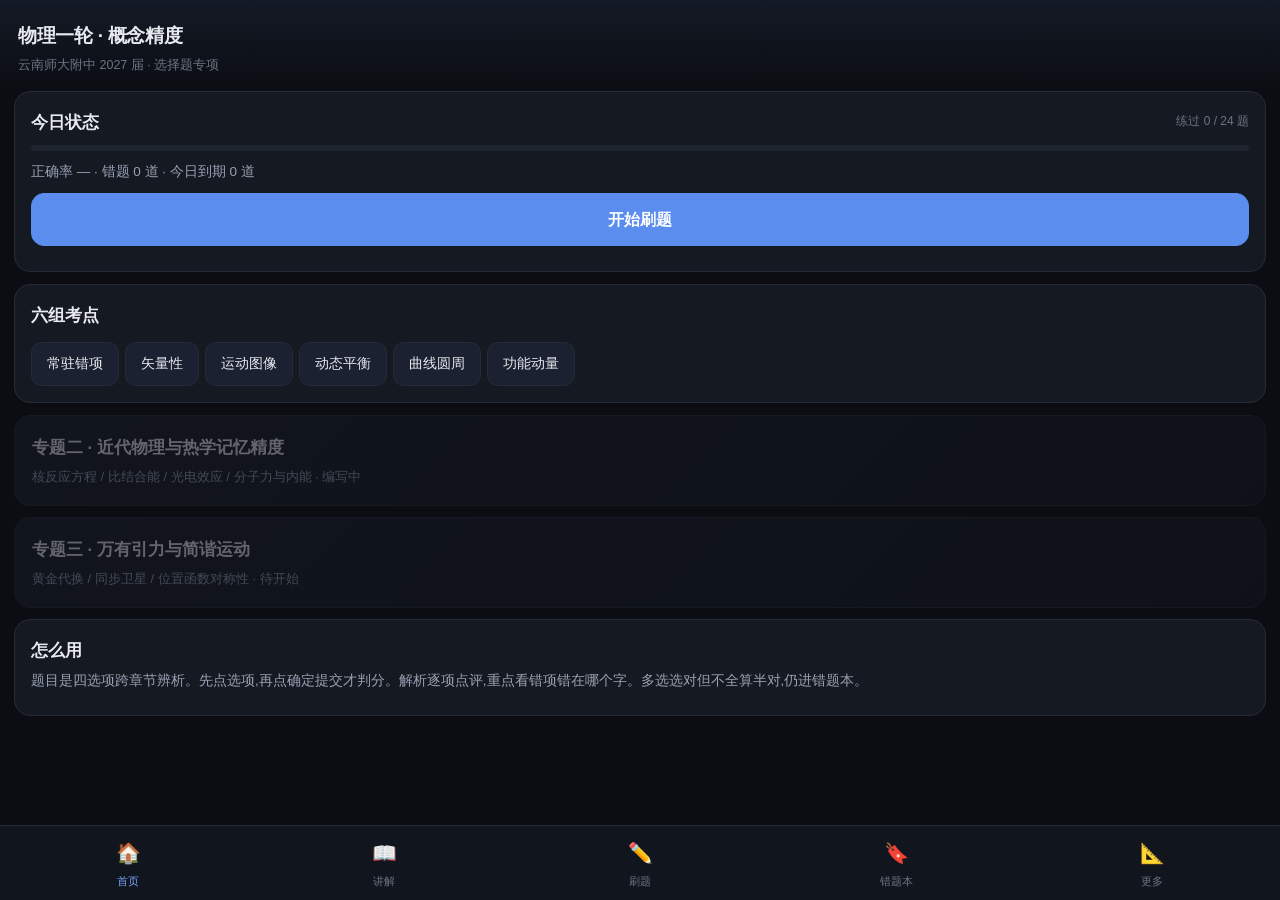
<file: index.html>
<!DOCTYPE html>
<html lang="zh-CN">
<head>
<meta charset="UTF-8">
<meta name="viewport" content="width=device-width,initial-scale=1">
<title>物理一轮 · 概念精度</title>
<style>
*{box-sizing:border-box;-webkit-tap-highlight-color:transparent}
:root{--bg:#0b0d12;--c1:#151922;--c2:#1b2130;--ln:#252b38;--t1:#e8eaf0;--t2:#99a1b3;--t3:#6b7383;--ac:#5b8def;--ac2:#7aa5ff}
html,body{margin:0;padding:0}
body{background:var(--bg);color:var(--t1);font:16px/1.7 -apple-system,"PingFang SC",sans-serif;padding-bottom:72px;-webkit-font-smoothing:antialiased;-webkit-text-size-adjust:100%}
header{padding:20px 18px 14px;background:linear-gradient(180deg,#141a26,var(--bg))}
h1{margin:0;font-size:19px;font-weight:700;letter-spacing:-.3px}
.sub{font-size:12.5px;color:var(--t3);margin-top:3px}
main{padding:0 14px 20px}
.card{background:var(--c1);border:1px solid var(--ln);border-radius:16px;padding:16px;margin-bottom:12px}
.ct{font-size:16.5px;font-weight:650;display:flex;justify-content:space-between;align-items:center;gap:10px;width:100%;text-align:left}
.pct{font-size:12px;color:var(--t3);font-weight:400;white-space:nowrap}
.bd{display:none;margin-top:14px;border-top:1px solid var(--ln);padding-top:14px}
.bd.on{display:block}
h4{margin:16px 0 6px;font-size:12px;color:var(--ac2);letter-spacing:1px}
h4:first-child{margin-top:0}
p{margin:6px 0}ul{margin:6px 0;padding-left:20px}li{margin:5px 0}
a{color:inherit;text-decoration:none}
.n{color:var(--t2);font-size:13.5px}
sub,sup{font-size:.7em}
.f{background:#10141c;border-left:3px solid var(--ac);padding:10px 12px;border-radius:0 10px 10px 0;margin:10px 0;font-size:14.5px}
.good{border-left-color:#3fae6b}.bad{border-left-color:#e0565f}
.warn{background:#231a0d;border:1px solid #5c4318;border-radius:12px;padding:12px 14px;font-size:14px;color:#f0c478}
.tag{display:inline-block;font-size:11px;padding:2px 9px;border-radius:20px;background:#232a38;color:var(--t2);margin-right:5px}
table{width:100%;border-collapse:collapse;font-size:14px;margin:10px 0;border:1px solid var(--ln);border-radius:10px;overflow:hidden}
td{border-bottom:1px solid var(--ln);padding:9px 11px;vertical-align:top}
tr:last-child td{border-bottom:none}
td:first-child{color:#f0bf72;white-space:nowrap;width:33%;background:#11151d}
button{font:inherit;color:inherit;background:none;border:none;cursor:pointer}
.btn{display:block;width:100%;text-align:left;background:var(--c2);border:1px solid var(--ln);border-radius:13px;padding:14px 15px;margin:9px 0;font-size:15.5px;line-height:1.5;transition:.14s}
.btn:active{transform:scale(.985)}
.btn.sel{background:#1e2d4d;border-color:var(--ac)}
.btn.c{background:#13311f;border-color:#2f7a4e}
.btn.w{background:#331518;border-color:#8a3a40}
.btn.dim{opacity:.38}
.btn.mid{text-align:center}
.btn.go{text-align:center;background:var(--ac);border-color:var(--ac);color:#fff;font-weight:600}
.mini{display:inline-block;width:auto;padding:9px 15px;margin:5px 6px 0 0;background:var(--c2);border:1px solid var(--ln);border-radius:11px;font-size:14px;text-align:center}
.mini.on{background:var(--ac);border-color:var(--ac);color:#fff}
.entry{display:block;background:linear-gradient(135deg,var(--c2),var(--c1));border:1px solid var(--ln);border-radius:16px;padding:17px;margin-bottom:11px}
.entry:active{transform:scale(.985)}
.en{font-size:16.5px;font-weight:650}
.ed{font-size:13px;color:var(--t2);margin-top:5px}
.soon{opacity:.4}
.q{font-size:17px;line-height:1.7;margin:12px 0 4px}
.exp{background:#10141c;border:1px solid var(--ln);border-radius:13px;padding:13px 14px;margin-top:12px;font-size:14.5px;display:none}
.exp.on{display:block}
.opt{margin:7px 0;font-size:14.5px}
.opt b{color:#f0bf72}
.bar{height:6px;background:#1e2430;border-radius:9px;overflow:hidden;margin-top:9px}
.bar>i{display:block;height:100%;background:var(--ac)}
nav{position:fixed;bottom:0;left:0;right:0;display:flex;background:#11151e;border-top:1px solid var(--ln);z-index:20}
nav button{flex:1;padding:10px 0 9px;font-size:10.5px;color:var(--t3);text-align:center}
nav button.on{color:var(--ac2)}
nav i{display:block;font-size:20px;font-style:normal;margin-bottom:3px}
.empty{text-align:center;color:var(--t3);padding:48px 20px;font-size:14.5px}
textarea{width:100%;height:110px;background:#10141c;color:var(--t1);border:1px solid var(--ln);border-radius:12px;padding:12px;font:13px/1.6 ui-monospace,monospace}
</style>
</head>
<body>
<header><h1 id="hT">物理一轮 · 概念精度</h1><div class="sub" id="hS">云南师大附中 2027 届 · 选择题专项</div></header>
<main id="app"></main>
<nav>
<button data-t="home" class="on"><i>🏠</i>首页</button>
<button data-t="learn"><i>📖</i>讲解</button>
<button data-t="quiz"><i>✏️</i>刷题</button>
<button data-t="wrong"><i>🔖</i>错题本</button>
<button data-t="more"><i>📐</i>更多</button>
</nav>
<script>
const G=[
{id:'g1',s:'常驻错项',n:'1. 常驻错项:惯性、牛三、质点、向心力',b:`
<h4>核心四条</h4>
<ul><li><b>惯性只由质量决定</b>,与速度、受力、运动状态全无关。</li>
<li><b>牛顿第三定律任何情况都成立</b>:等大、反向、同性质,作用在两个物体上,所以永远不能相加求合力。加速、碰撞、静止一律成立。</li>
<li><b>质点取决于所研究的问题</b>。研究转动时,物体再小也不能当质点。</li>
<li><b>向心力按效果命名</b>,是已有力的合力或分力,受力分析时不再单独画。<b>不存在离心力。</b></li></ul>
<h4>易错</h4>
<div class="f bad">✗ 球触网速度减小所以惯性变小 —— 质量没变,惯性不变。</div>
<div class="f bad">✗ 球对网的力大于网对球的力 —— 永远等大。网变形是因为网自身受力,与大小关系无关。</div>
<div class="f good">✓ 鸡蛋碰石头受力等大,鸡蛋碎是承受能力差,不是受力更大。</div>`},
{id:'g2',s:'矢量性',n:'2. 矢量性:"相同"与"相等"',b:`
<h4>一句话定生死</h4>
<div class="f"><b>"相同"=大小和方向都一样;"相等"只比大小。</b>位移、速度、Δv、动量、冲量都是矢量,题干写"相同"就必须两样都查。</div>
<h4>两个必背对照</h4>
<ul><li><b>平抛</b>:Δv=gΔt,相等时间内大小相等、方向都竖直向下 → <b>Δv 一定相同</b>。</li>
<li><b>匀速圆周</b>:相等时间内 Δv 大小相等,方向时刻在变 → <b>Δv 不一定相同</b>。</li></ul>
<p class="n">出题人常把这两条对调,看到就要条件反射。</p>
<h4>延伸</h4>
<ul><li>匀速圆周:速度在变、速率不变、动能不变、动量在变。</li>
<li>合外力冲量 = 动量变化量,方向一致。</li></ul>
<div class="f bad">✗ 速率不变就是速度不变 —— 匀速圆周正是反例。</div>`},
{id:'g3',s:'运动图像',n:'3. 运动图像:x-t 与 v-t',b:`
<h4>读图只认四样</h4>
<table><tr><td>x-t 斜率</td><td>速度(含正负表方向)</td></tr>
<tr><td>x-t 交点</td><td>两物体相遇</td></tr>
<tr><td>v-t 斜率</td><td>加速度</td></tr>
<tr><td>v-t 面积</td><td>位移(轴下方记负)</td></tr></table>
<h4>最容易丢的两条</h4>
<div class="f bad">✗ 把图线形状当轨迹。x-t 图里倾斜直线表示<b>匀速直线运动</b>。两种图都只描述直线运动。</div>
<div class="f bad">✗ v-t 图两图线交点表示相遇 —— 交点只表示<b>速度相等</b>。相遇要看面积是否相等。</div>
<h4>关键推论</h4>
<p>同时同地出发的两物体,<b>速度相等时距离最大或最小</b>;相遇时刻是两图线面积相等的时刻。</p>`},
{id:'g4',s:'动态平衡',n:'4. 动态平衡:"缓慢"与动态三角形',b:`
<h4>三个关键词</h4>
<ul><li><b>缓慢</b>:每一时刻都是平衡态,按静力学处理。</li>
<li><b>绳绕过光滑定滑轮</b>:两段绳张力大小相等,这是入口。</li>
<li><b>轻绳、轻杆、光滑</b>:各给一个条件,漏一个方程就废。</li></ul>
<h4>动态三角形</h4>
<p>三力平衡且其中一个大小方向都不变(重力)、一个方向不变(垂直斜面的支持力)、一个方向在变(绳张力)时,把三力首尾相接成封闭三角形,转动变化的那条边,各力变化趋势一眼可见。</p>
<div class="f good">✓ 重物沿固定斜面被绳缓慢下放,绳绕过定滑轮:张力与支持力都单调变小,不是"先减小后增大"。</div>
<h4>整体法与隔离法</h4>
<ul><li>求<b>外力</b>或系统加速度 → 整体法,内力不画入受力图。</li>
<li>求系统<b>内部</b>相互作用力 → 隔离法。</li></ul>`},
{id:'g5',s:'曲线圆周',n:'5. 曲线运动与圆周临界',b:`
<h4>曲线运动条件</h4>
<ul><li>合力与速度<b>不共线</b>即做曲线运动,合力指向轨迹<b>凹侧</b>。</li>
<li><b>恒力能做曲线运动</b>(平抛),<b>不能做匀速圆周</b>(合力方向须时刻改变)。</li></ul>
<h4>平抛必背</h4>
<p>速度偏角 tanθ=v<sub>y</sub>/v<sub>x</sub>=gt/v<sub>0</sub>;位移偏角 tanα=y/x=gt/(2v<sub>0</sub>)。<b>tanθ=2tanα</b>。</p>
<h4>竖直面最高点临界</h4>
<table><tr><td>绳 / 轨道内侧</td><td>只能拉或压,最小速度 √(gR)</td></tr>
<tr><td>杆 / 管道 / 双轨</td><td>可支撑,最小速度可以为 <b>0</b></td></tr></table>
<div class="f bad">✗ 所有最高点都要 v≥√(gR) —— 看到"轻杆""细管"立刻去掉这个限制。</div>
<h4>水平转弯</h4>
<p><b>恰好</b>不打滑 → 摩擦力取最大值 μmg,最大速度 v=√(μgR),与质量无关。</p>`},
{id:'g6',s:'功能动量',n:'6. 功能关系与动量:符号和条件',b:`
<h4>符号关系</h4>
<ul><li>W<sub>G</sub> = −ΔE<sub>p</sub>:重力做正功,重力势能<b>减少</b>。</li>
<li>合外力做功 = 动能变化,<b>恒成立</b>,不限力的性质和轨迹。</li>
<li>除重力弹力外的力做的功 = 机械能变化。</li></ul>
<h4>摩擦生热</h4>
<div class="f">Q = f × <b>相对位移</b>,不是某个物体对地的位移。</div>
<h4>两个守恒的边界</h4>
<table><tr><td>动量守恒</td><td>合外力为零;<b>某方向</b>合外力为零则该方向守恒;碰撞爆炸内力远大于外力可近似守恒</td></tr>
<tr><td>机械能守恒</td><td>只有重力或弹力做功</td></tr></table>
<div class="f bad">✗ 动量守恒就一定机械能守恒 —— 完全非弹性碰撞是反例。</div>
<div class="f bad">✗ 机械能守恒就一定动量守恒 —— 自由落体是反例。</div>
<h4>功率</h4>
<p>P=Fvcosθ。v 取瞬时速度算瞬时功率;只有 F 恒定且同向时,取平均速度才等于平均功率。</p>`}];

const Q=[
{id:'q1',g:'g1',r:'概念',t:'足球被踢出后飞行,随后入网并使球网变形。则',o:['足球在飞行和触网时惯性不变','足球在飞行和触网时受力不变','触网时足球对网的力大于网对足球的力','研究足球入网时的转动可将其视为质点'],a:0,e:`<div class="opt"><b>A 对</b> 惯性只由质量决定,全程质量不变。速度改变不影响惯性。</div><div class="opt"><b>B 错</b> 飞行时只受重力,触网时多了网的弹力。</div><div class="opt"><b>C 错</b> 牛顿第三定律任何情况成立,两力永远等大反向。</div><div class="opt"><b>D 错</b> 研究转动时转动本身是研究对象,不能视为质点。</div>`},
{id:'q2',g:'g1',r:'概念',t:'下列关于质点的说法正确的是',o:['体积小的物体一定能看成质点','研究地球公转时可把地球看成质点','研究花样滑冰运动员的旋转时可把她看成质点','质量很大的物体一定不能看成质点'],a:1,e:`<div class="opt"><b>A 错</b> 研究乒乓球旋转时它再小也不行,大小不是判据。</div><div class="opt"><b>B 对</b> 公转时地球直径远小于轨道半径,可忽略。</div><div class="opt"><b>C 错</b> 旋转是研究对象本身。</div><div class="opt"><b>D 错</b> 地球质量极大,公转时照样当质点。</div>`},
{id:'q3',g:'g1',m:1,r:'概念',t:'(多选)关于牛顿第三定律,下列说法正确的是',o:['作用力与反作用力大小相等、方向相反、在同一直线上','作用力与反作用力是同种性质的力','作用力与反作用力可相互抵消,合力为零','马拉车加速前进时,马拉车的力等于车拉马的力'],a:[0,1,3],e:`<div class="opt"><b>A 对</b> 标准表述。</div><div class="opt"><b>B 对</b> 摩擦力的反作用力一定是摩擦力。</div><div class="opt"><b>C 错</b> 两力作用在<b>两个不同物体</b>上,不能求合力,谈不上抵消。这是它与二力平衡的本质区别。</div><div class="opt"><b>D 对</b> 加速时同样成立。车能加速是因为车受合力不为零,不是马的力更大。</div>`},
{id:'q4',g:'g1',r:'概念',t:'关于向心力,下列说法正确的是',o:['向心力是做圆周运动时额外产生的力','向心力按作用效果命名,由已有力的合力或分力提供','做圆周运动的物体除向心力还受离心力','向心力一定由弹力提供'],a:1,e:`<div class="opt"><b>A 错</b> 不是新增的力,受力分析不能单独画。</div><div class="opt"><b>B 对</b> 效果力,可由重力、弹力、摩擦力、万有引力充当。</div><div class="opt"><b>C 错</b> 不存在离心力,离心现象是向心力不足。</div><div class="opt"><b>D 错</b> 卫星靠万有引力,转弯汽车靠摩擦力。</div>`},
{id:'q5',g:'g2',r:'概念',t:'关于曲线运动,下列说法正确的是',o:['物体在恒力作用下不可能做曲线运动','物体在恒力作用下不可能做匀速圆周运动','做平抛运动的物体在相等时间内速度变化量不一定相同','做匀速圆周运动的物体在相等时间内速度变化量一定相同'],a:1,e:`<div class="opt"><b>A 错</b> 平抛就是恒力下的曲线运动。力与初速度不共线轨迹就弯。</div><div class="opt"><b>B 对</b> 匀速圆周合力须始终指向圆心,方向时刻变,恒力做不到。</div><div class="opt"><b>C 错</b> 平抛 Δv=gΔt,大小相等方向都向下,<b>一定相同</b>。</div><div class="opt"><b>D 错</b> 匀速圆周 Δv 大小相等但方向在变,<b>不一定相同</b>。</div><div class="f">C、D 恰好互换。"相同"对矢量意味着大小和方向都相同,这是全题唯一考点。</div>`},
{id:'q6',g:'g2',r:'概念',t:'物体做匀速圆周运动,则在任意相等时间内',o:['速度相同','速率相等,动能不变','动量相同','合力不变'],a:1,e:`<div class="opt"><b>A 错</b> 速度是矢量,方向时刻改变。</div><div class="opt"><b>B 对</b> 速率恒定,动能是标量只与速率有关。</div><div class="opt"><b>C 错</b> 动量是矢量,方向随速度改变。</div><div class="opt"><b>D 错</b> 合力大小不变但方向时刻改变,"不变"不成立。</div><div class="f">四个选项全靠"相同 / 相等 / 不变"三个词区分。标量才能只看大小。</div>`},
{id:'q7',g:'g2',m:1,r:'概念',t:'(多选)关于动量变化量与冲量,下列说法正确的是',o:['Δp = p末 − p初,是矢量差','合外力冲量等于动量变化量,方向相同','物体动能不变,动量一定不变','做平抛运动的物体,相等时间内重力的冲量相同'],a:[0,1,3],e:`<div class="opt"><b>A 对</b> 必须按矢量运算,不是大小直接相减。</div><div class="opt"><b>B 对</b> 动量定理,方向一致。</div><div class="opt"><b>C 错</b> 匀速圆周动能不变而动量时刻在变;等速率反弹也是反例。</div><div class="opt"><b>D 对</b> 重力是恒力,I=mgΔt,大小方向都相同。</div>`},
{id:'q8',g:'g2',m:1,r:'概念',t:'(多选)下列情形中可能出现的是',o:['速度大小不变而速度方向改变','加速度不为零而速度大小不变','加速度为零而速度不断改变','速度为零而加速度不为零'],a:[0,1,3],e:`<div class="opt"><b>A 可能</b> 匀速圆周运动。</div><div class="opt"><b>B 可能</b> 同样是匀速圆周,加速度指向圆心。</div><div class="opt"><b>C 不可能</b> 加速度为零意味着速度不变,与"不断改变"矛盾。</div><div class="opt"><b>D 可能</b> 竖直上抛最高点,v=0 而 a=g。</div><div class="f">加速度与速度是两个独立量,只有方向关系决定加速或减速。</div>`},
{id:'q9',g:'g3',r:'概念',t:'在位移—时间(x-t)图像中,一条倾斜的直线表示物体',o:['做匀加速直线运动','做匀速直线运动','沿倾斜方向运动','做曲线运动'],a:1,e:`<div class="opt"><b>A 错</b> 匀加速在 x-t 图中是抛物线。</div><div class="opt"><b>B 对</b> 斜率即速度,直线说明速度恒定。</div><div class="opt"><b>C 错</b> 图线形状不是轨迹,x-t 图只描述直线运动。</div><div class="opt"><b>D 错</b> 同上,图线弯直与轨迹无关。</div>`},
{id:'q10',g:'g3',r:'条件',t:'甲、乙两车在同一直线上同时同地同向出发。甲由静止开始匀加速,加速度 2 m/s²;乙匀速,速度 6 m/s。则',o:['t=3 s 时两车相遇','t=3 s 时两车速度相等,此时相距最远','t=6 s 时甲、乙速度相等','全程中甲的位移始终小于乙的位移'],a:1,e:`<div class="opt"><b>A 错</b> t=3 s 时甲走 9 m,乙走 18 m,未相遇。</div><div class="opt"><b>B 对</b> 速度相等时刻 t=6/2=3 s,此前乙更快、此后甲更快,所以此时间距最大(乙领先 9 m)。</div><div class="opt"><b>C 错</b> t=6 s 时甲已达 12 m/s,是乙的两倍。</div><div class="opt"><b>D 错</b> t=6 s 时两者位移同为 36 m,此后甲超过乙。</div><div class="f">v-t 图交点只表示速度相等,相遇必须看面积(位移)相等。这是本组最高频混淆。</div>`},
{id:'q11',g:'g3',r:'概念',t:'v-t 图像中,图线与时间轴所围的面积表示',o:['加速度','速度的变化量','位移,时间轴下方的面积取负值','路程,各段面积直接相加'],a:2,e:`<div class="opt"><b>A 错</b> 加速度是斜率。</div><div class="opt"><b>B 错</b> 速度变化量读纵坐标之差。</div><div class="opt"><b>C 对</b> 面积即位移,轴下方表示反向,记负。</div><div class="opt"><b>D 错</b> 求路程要取<b>绝对值</b>后相加。</div>`},
{id:'q12',g:'g4',r:'条件',t:'工人用绕过定滑轮的绳索将重物(视为质点)缓慢下放,重物沿固定斜面缓慢向下移动。不计绳重和一切摩擦,该过程中',o:['绳索的拉力先减小后增大','绳索的拉力一直增大','重物对斜面的压力一直减小','地面对斜面的支持力一直增大'],a:2,e:`<div class="opt"><b>A、B 错</b> 重物受重力、垂直斜面的支持力、绳张力。"缓慢"说明每时刻平衡。重物下移时绳与斜面夹角增大,动态三角形显示张力<b>单调减小</b>,既不会先减后增,也不会增大。</div><div class="opt"><b>C 对</b> 支持力同样单调减小,由牛三,重物对斜面的压力一直减小。</div><div class="opt"><b>D 错</b> 对"斜面+重物"整体,绳张力的竖直分量变化使地面支持力<b>减小</b>。</div><div class="f">两个入口:绳绕过光滑定滑轮两段张力相等;"缓慢"等于每时刻静力平衡。</div>`},
{id:'q13',g:'g4',r:'条件',t:'用水平力 F 将物块压在竖直墙面上保持静止,逐渐增大 F,则墙对物块的摩擦力',o:['逐渐增大','逐渐减小','保持不变,等于物块重力','方向向下'],a:2,e:`<div class="opt"><b>A、B 错</b> 竖直方向只有重力和静摩擦力,平衡要求 f 恒等于 mg,与 F 无关。</div><div class="opt"><b>C 对</b> 增大 F 只提高最大静摩擦的上限,不改变实际值。</div><div class="opt"><b>D 错</b> 必须向上才能平衡重力。</div><div class="f">静摩擦力由平衡条件决定,不由 μF<sub>N</sub> 算,后者只是上限。</div>`},
{id:'q14',g:'g4',m:1,r:'条件',t:'(多选)关于整体法与隔离法,下列说法正确的是',o:['求系统受到的外力时优先用整体法','求系统内部物体间的相互作用力必须用隔离法','用整体法时系统内力要画入受力图','整体法要求系统内各物体加速度相同或已知'],a:[0,1,3],e:`<div class="opt"><b>A 对</b> 内力自动抵消,方程最少。</div><div class="opt"><b>B 对</b> 内力在整体法中不出现。</div><div class="opt"><b>C 错</b> 内力绝不能画入整体受力图,这是整体法最常见的错误。</div><div class="opt"><b>D 对</b> 加速度不同时需分别列式。</div>`},
{id:'q15',g:'g5',r:'公式',t:'做平抛运动的物体,速度方向与水平方向夹角 θ、位移方向与水平方向夹角 α 满足',o:['tanθ = tanα','tanθ = 2tanα','2tanθ = tanα','θ = α'],a:1,e:`<div class="opt"><b>B 对</b> tanθ=gt/v<sub>0</sub>,tanα=(½gt²)/(v<sub>0</sub>t)=gt/(2v<sub>0</sub>),故 tanθ=2tanα。</div><div class="opt"><b>A、D 错</b> 速度方向总比位移方向更陡。</div><div class="opt"><b>C 错</b> 关系写反,最常见的记忆错误。</div><div class="f">记法:速度偏角更大,tan 值大的那个不带系数。</div>`},
{id:'q16',g:'g5',r:'条件',t:'小球在竖直面内做圆周运动,通过最高点时',o:['若用轻绳连接,最小速度为 0','若用轻杆连接,最小速度为 √(gR)','若用轻绳连接,最小速度为 √(gR)','无论绳或杆,最小速度都是 √(gR)'],a:2,e:`<div class="opt"><b>A 错</b> 绳只能拉不能支撑,v=0 时球会脱离轨道。</div><div class="opt"><b>B 错</b> 杆能提供向上支撑,最小速度可以为 0。</div><div class="opt"><b>C 对</b> 临界条件是重力恰好提供向心力:mg=mv²/R,v=√(gR)。</div><div class="opt"><b>D 错</b> 混淆两种模型。</div><div class="f">"轻杆""细管""双轨道"去掉 √(gR) 限制;"轻绳""轨道内侧"加上。</div>`},
{id:'q17',g:'g5',m:1,r:'条件',t:'(多选)汽车在水平公路上转弯,靠摩擦力提供向心力。下列说法正确的是',o:['汽车恰好不打滑时,摩擦力达到最大静摩擦力','最大转弯速度 v=√(μgR),与汽车质量无关','转弯半径越大,允许的最大速度越大','速度超过最大值时,汽车受离心力作用而滑出'],a:[0,1,2],e:`<div class="opt"><b>A 对</b> "恰好"即临界,摩擦力取最大值。</div><div class="opt"><b>B 对</b> μmg=mv²/R,质量约掉。</div><div class="opt"><b>C 对</b> v 与 √R 成正比。</div><div class="opt"><b>D 错</b> 不存在离心力。滑出是所需向心力超过摩擦力上限,属离心现象。</div>`},
{id:'q18',g:'g5',r:'概念',t:'做曲线运动的物体,其所受合力',o:['一定指向轨迹的凹侧','一定与速度方向垂直','大小一定改变','一定是变力'],a:0,e:`<div class="opt"><b>A 对</b> 合力指向轨迹凹侧,这是判断弯曲方向的依据。</div><div class="opt"><b>B 错</b> 只有匀速圆周等特殊情况垂直,平抛中不垂直。</div><div class="opt"><b>C、D 错</b> 平抛中合力就是大小方向都不变的重力。</div>`},
{id:'q19',g:'g6',r:'概念',t:'物体从高处自由下落,下列说法正确的是',o:['重力做正功,重力势能增加','重力做正功,重力势能减少','重力做负功,重力势能减少','重力做的功等于重力势能的增加量'],a:1,e:`<div class="opt"><b>B 对</b> W<sub>G</sub>=−ΔE<sub>p</sub>,做正功则势能减少。</div><div class="opt"><b>A、C 错</b> 符号关系记反。下落时重力与位移同向,做正功。</div><div class="opt"><b>D 错</b> 等于势能的<b>减少</b>量,少一个负号整题就错。</div>`},
{id:'q20',g:'g6',r:'公式',t:'物块在木板上滑动,滑动摩擦力大小为 f,物块对地位移 s₁,木板对地位移 s₂(同向,s₁>s₂),则摩擦产生的热量为',o:['f·s₁','f·s₂','f·(s₁ − s₂)','f·(s₁ + s₂)'],a:2,e:`<div class="opt"><b>C 对</b> Q = f × <b>相对位移</b>,同向取之差。</div><div class="opt"><b>A、B 错</b> 用单个物体对地位移算的是摩擦力对该物体做的功,不是生热。</div><div class="opt"><b>D 错</b> 反向运动时才用和。</div>`},
{id:'q21',g:'g6',m:1,r:'条件',t:'(多选)下列过程中,系统动量守恒的是',o:['光滑水平面上两小球发生碰撞','粗糙水平面上两小球碰撞的瞬间(内力远大于摩擦力)','人在静止小车上行走,车与地面光滑','竖直上抛的小球在空中运动'],a:[0,1,2],e:`<div class="opt"><b>A 对</b> 合外力为零,严格守恒。</div><div class="opt"><b>B 对</b> 碰撞时间极短,内力远大于外力,近似守恒。</div><div class="opt"><b>C 对</b> 水平方向合外力为零,该方向守恒。</div><div class="opt"><b>D 错</b> 受重力,动量不守恒(机械能守恒)。</div><div class="f">"某方向合外力为零则该方向守恒"最常用也最容易漏。</div>`},
{id:'q22',g:'g6',m:1,r:'概念',t:'(多选)关于动量守恒与机械能守恒,下列说法正确的是',o:['动量守恒的系统,机械能不一定守恒','机械能守恒的系统,动量不一定守恒','完全非弹性碰撞中动量守恒,机械能不守恒','弹性碰撞中两者都守恒'],a:[0,1,2,3],e:`<div class="opt"><b>A 对</b> 完全非弹性碰撞是反例。</div><div class="opt"><b>B 对</b> 自由落体机械能守恒但受重力,动量不守恒。</div><div class="opt"><b>C 对</b> 碰后速度相同,动能损失最大。</div><div class="opt"><b>D 对</b> 弹性碰撞定义即动能无损失。</div><div class="f">四个都对要敢全选。两个守恒的条件完全独立,互不蕴含。</div>`},
{id:'q23',g:'g6',r:'公式',t:'关于功率公式 P = Fvcosθ,下列说法正确的是',o:['v 取瞬时速度时,P 为瞬时功率','v 取平均速度时,P 一定是平均功率','功率越大说明做的功越多','θ=90° 时功率最大'],a:0,e:`<div class="opt"><b>A 对</b> 瞬时功率的定义式。</div><div class="opt"><b>B 错</b> 只有 F 恒定且与 v 同向才成立,否则平均功率用 W/t。</div><div class="opt"><b>C 错</b> 功率是做功快慢,还要看时间。</div><div class="opt"><b>D 错</b> cos90°=0,功率为零。</div>`},
{id:'q24',g:'g6',r:'条件',t:'关于动能定理 W<sub>合</sub> = ΔE<sub>k</sub>,下列说法正确的是',o:['只适用于恒力做功','只适用于直线运动','对变力和曲线运动同样适用','要求物体只受重力'],a:2,e:`<div class="opt"><b>C 对</b> 不限力的性质和轨迹,这是它比牛顿定律好用的地方。</div><div class="opt"><b>A、B 错</b> 适用范围被人为缩小,多过程变力问题正是靠它求解。</div><div class="opt"><b>D 错</b> 那是机械能守恒的条件。</div><div class="f">W<sub>合</sub> 是所有力做功的代数和,含摩擦、弹力、拉力等全部。</div>`}];

const KEY='wlfx_v3',DAY=864e5,RS=['概念','公式','条件','计算'];
const RL={概念:'概念记错',公式:'公式用错',条件:'条件漏看',计算:'计算失误'};
let DB=(()=>{try{return JSON.parse(localStorage.getItem(KEY))||{q:{}}}catch(e){return{q:{}}}})();
if(!DB.q)DB.q={};
const sv=()=>{try{localStorage.setItem(KEY,JSON.stringify(DB))}catch(e){alert('存储失败')}};
const rc=id=>DB.q[id]||(DB.q[id]={att:0,cor:0,st:0,w:false,rs:'',due:0});
const L=i=>'ABCD'[i];
const rt=q=>q.m?q.a.slice().sort((x,y)=>x-y):[q.a];
const wl=()=>Q.filter(q=>DB.q[q.id]&&DB.q[q.id].w);
const dl=()=>wl().filter(q=>DB.q[q.id].due<=Date.now());
const gn=id=>G.find(x=>x.id===id).s;

let tab='home',mode='all',mg='',qu=[],qi=0,ansd=false,sel=[],wf='all',more='ref';
const app=document.getElementById('app');
document.querySelectorAll('nav button').forEach(b=>b.onclick=()=>{
 tab=b.dataset.t;
 document.querySelectorAll('nav button').forEach(x=>x.classList.toggle('on',x===b));
 scrollTo(0,0);R()});
function R(){({home:vHome,learn:vLearn,quiz:vQuiz,wrong:vWrong,more:vMore}[tab])()}

function vHome(){
 const att=Object.keys(DB.q).length,w=wl().length,d=dl().length;
 let tot=0,cor=0;Object.values(DB.q).forEach(r=>{tot+=r.att;cor+=r.cor});
 app.innerHTML=`<div class="card"><div class="ct">今日状态<span class="pct">练过 ${att} / ${Q.length} 题</span></div>
  <div class="bar"><i style="width:${att/Q.length*100}%"></i></div>
  <p class="n" style="margin-top:10px">正确率 ${tot?Math.round(cor/tot*100)+'%':'—'} · 错题 ${w} 道 · 今日到期 ${d} 道</p>
  ${d?`<button class="btn go" onclick="go('due')">开始今日复习(${d} 道)</button>`:`<button class="btn go" onclick="go('all')">开始刷题</button>`}</div>
 <div class="card"><div class="ct">六组考点</div><div style="margin-top:8px">
  ${G.map(g=>{const s=st(g.id);return `<button class="mini ${s.a?'on':''}" onclick="gstart('${g.id}')">${g.s} ${s.a?Math.round(s.c/s.a*100)+'%':''}</button>`}).join('')}
  </div></div>
 <div class="entry soon"><div class="en">专题二 · 近代物理与热学记忆精度</div><div class="ed">核反应方程 / 比结合能 / 光电效应 / 分子力与内能 · 编写中</div></div>
 <div class="entry soon"><div class="en">专题三 · 万有引力与简谐运动</div><div class="ed">黄金代换 / 同步卫星 / 位置函数对称性 · 待开始</div></div>
 <div class="card"><div class="ct">怎么用</div><p class="n" style="margin-top:6px">题目是四选项跨章节辨析。先点选项,再点确定提交才判分。解析逐项点评,重点看错项错在哪个字。多选选对但不全算半对,仍进错题本。</p></div>`;
}
window.go=m=>{mode=m;bd();tab='quiz';nv('quiz');R()};
window.gstart=g=>{mode='g';mg=g;bd();tab='quiz';nv('quiz');R()};
const nv=t=>document.querySelectorAll('nav button').forEach(x=>x.classList.toggle('on',x.dataset.t===t));
function st(gid){const qs=Q.filter(q=>q.g===gid);let a=0,c=0;qs.forEach(q=>{const r=DB.q[q.id];if(r){a+=r.att;c+=r.cor}});return{a,c,n:qs.length}}

function vLearn(){
 app.innerHTML=G.map(g=>{const s=st(g.id),p=s.a?Math.round(s.c/s.a*100):-1;
  return `<div class="card"><button class="ct" onclick="tg('${g.id}')"><span>${g.n}</span>
   <span class="pct">${p<0?'未练':'掌握 '+p+'%'} ›</span></button>
   <div class="bd" id="b_${g.id}">${g.b}
   <button class="mini on" style="margin-top:14px" onclick="gstart('${g.id}')">练这组(${s.n} 题)</button></div></div>`}).join('');
}
window.tg=id=>document.getElementById('b_'+id).classList.toggle('on');

function bd(){
 let l=mode==='all'?Q.slice():mode==='g'?Q.filter(q=>q.g===mg):mode==='w'?wl():dl();
 for(let i=l.length-1;i>0;i--){const j=Math.random()*(i+1)|0;[l[i],l[j]]=[l[j],l[i]]}
 qu=l;qi=0;ansd=false;sel=[];
}
function vQuiz(){
 if(!qu.length)bd();
 const bar=`<div class="card">${[['all','全部'],['g','按组'],['w','只刷错题('+wl().length+')'],['due','今日复习('+dl().length+')']].map(([m,n])=>`<button class="mini ${mode===m?'on':''}" onclick="sm('${m}')">${n}</button>`).join('')}
  ${mode==='g'?`<div style="margin-top:8px">${G.map(g=>`<button class="mini ${mg===g.id?'on':''}" onclick="sg('${g.id}')">${g.s}</button>`).join('')}</div>`:''}</div>`;
 if(!qu.length){app.innerHTML=bar+`<div class="empty">${mode==='w'?'还没有错题。':mode==='due'?'今天没有到期的错题。':'没有题目。'}</div>`;return}
 const q=qu[qi],r=rc(q.id);
 app.innerHTML=bar+`<div class="card">
  <div class="n">第 ${qi+1} / ${qu.length} 题 <span class="tag">${gn(q.g)}</span>${q.m?'<span class="tag" style="color:#f0c478">多选</span>':''}${r.w?'<span class="tag" style="color:#ff9b9b">错题</span>':''}</div>
  <div class="bar"><i style="width:${qi/qu.length*100}%"></i></div>
  <div class="q">${q.t}</div>
  <div id="op">${q.o.map((o,i)=>`<button class="btn" onclick="pk(${i})">${L(i)}. ${o}</button>`).join('')}</div>
  <button class="btn mid" id="sb" style="color:#6b7383" onclick="sb()">请先选择答案</button>
  <div class="exp" id="ex"></div><div id="nx"></div></div>`;
 ansd=false;sel=[];
}
window.sm=m=>{mode=m;if(m==='g'&&!mg)mg=G[0].id;bd();R()};
window.sg=g=>{mg=g;bd();R()};
window.pk=i=>{
 if(ansd)return;const q=qu[qi];
 if(q.m){sel.includes(i)?sel.splice(sel.indexOf(i),1):sel.push(i)}else sel=[i];
 document.querySelectorAll('#op .btn').forEach((b,k)=>b.classList.toggle('sel',sel.includes(k)));
 const s=document.getElementById('sb');
 if(!sel.length){s.textContent='请先选择答案';s.style.background='';s.style.borderColor='';s.style.color='#6b7383';s.style.fontWeight='';return}
 s.textContent='确定提交 · 已选 '+sel.slice().sort().map(L).join('');
 s.style.background='#5b8def';s.style.borderColor='#5b8def';s.style.color='#fff';s.style.fontWeight='600';
};
window.sb=()=>{
 if(ansd||!sel.length)return;ansd=true;
 const q=qu[qi],r=rc(q.id),rs=rt(q),pk=sel.slice().sort((x,y)=>x-y);
 const noW=pk.every(i=>rs.includes(i)),full=noW&&pk.length===rs.length;
 r.att++;
 document.querySelectorAll('#op .btn').forEach((b,k)=>{
  if(rs.includes(k))b.classList.add('c');else if(pk.includes(k))b.classList.add('w');else b.classList.add('dim')});
 document.getElementById('sb').style.display='none';
 let ex='';
 if(full){r.cor++;r.st++;
  if(r.w){if(r.st>=2){r.w=false;r.rs='';ex='<div class="f good">连续答对 2 次,已移出错题本。</div>'}
   else{r.due=Date.now()+3*DAY;ex='<div class="f">答对 1 次,再对 1 次移出错题本。</div>'}}
 }else{r.st=0;r.w=true;r.due=Date.now()+DAY;if(!r.rs)r.rs=q.r;
  ex=`<div style="margin-top:10px"><div class="n">这题错在哪?点一下归类</div>
   ${RS.map(x=>`<button class="mini ${r.rs===x?'on':''}" onclick="sr('${q.id}','${x}',this)">${RL[x]}</button>`).join('')}</div>`}
 sv();
 const e=document.getElementById('ex');e.className='exp on';
 const hd=full?'<b style="color:#6fe0a0">完全正确</b>':(noW&&q.m?'<b style="color:#f0c478">选对但不全 · 按 3 分计,仍进错题本</b>':'<b style="color:#ff9b9b">错误</b>');
 e.innerHTML=`${hd} · 正确答案 ${rs.map(L).join('')}<div style="margin-top:8px">${q.e}</div>${ex}`;
 document.getElementById('nx').innerHTML=`<button class="btn go" onclick="nx()">${qi+1<qu.length?'下一题':'完成本轮'}</button>`;
};
window.sr=(id,x,el)=>{rc(id).rs=x;sv();el.parentNode.querySelectorAll('.mini').forEach(b=>b.classList.toggle('on',b===el))};
window.nx=()=>{if(qi+1<qu.length){qi++;R();scrollTo(0,0)}
 else app.innerHTML=`<div class="card"><div class="ct">本轮完成</div><p class="n" style="margin-top:10px">共 ${qu.length} 题。错题已进错题本,明天出现在"今日复习"。</p><button class="btn go" onclick="bd();R()">再来一轮</button></div>`};

function vWrong(){
 const all=wl(),c={};RS.forEach(x=>c[x]=all.filter(q=>DB.q[q.id].rs===x).length);
 const tt=all.length||1;
 app.innerHTML=`<div class="card"><div class="ct">错题 ${all.length} 道<span class="pct">今日待复习 ${dl().length}</span></div>
  ${all.length?`<div style="margin-top:10px">${RS.map(x=>`<div style="margin:7px 0"><div class="n">${RL[x]} · ${c[x]} 道 (${Math.round(c[x]/tt*100)}%)</div><div class="bar"><i style="width:${c[x]/tt*100}%"></i></div></div>`).join('')}
  <div class="n" style="margin-top:10px">占比最高的那一类就是你丢分的真正原因。</div>
  <div style="margin-top:8px">${[['all','全部']].concat(RS.map(x=>[x,RL[x]])).map(([v,n])=>`<button class="mini ${wf===v?'on':''}" onclick="sw('${v}')">${n}</button>`).join('')}</div>`:''}</div>`
 +(()=>{const l=wf==='all'?all:all.filter(q=>DB.q[q.id].rs===wf);
  return l.length?l.map(q=>{const r=DB.q[q.id],d=Math.ceil((r.due-Date.now())/DAY);
   return `<div class="card"><div class="n"><span class="tag">${RL[r.rs]||'未分类'}</span><span class="tag">${gn(q.g)}</span>错 ${r.att-r.cor} 次 · ${r.due<=Date.now()?'待复习':d+' 天后'}</div>
   <div class="q">${q.t}</div>${q.o.map((o,i)=>`<div class="opt">${L(i)}. ${o}</div>`).join('')}
   <div class="f good">正确答案 ${rt(q).map(L).join('')}</div>
   <div style="font-size:14.5px;color:#aeb6c2">${q.e}</div>
   <button class="mini" onclick="rm('${q.id}')">手动移出</button></div>`}).join('')
  :`<div class="empty">${all.length?'这一类里没有错题。':'还没有错题。答错的题会自动收进来,按四类错因统计。'}</div>`})();
}
window.sw=v=>{wf=v;R()};
window.rm=id=>{rc(id).w=false;sv();R()};

function vMore(){
 const sw=`<div class="card">${[['ref','速查表'],['data','备份']].map(([v,n])=>`<button class="mini ${more===v?'on':''}" onclick="sM('${v}')">${n}</button>`).join('')}</div>`;
 app.innerHTML=sw+(more==='ref'?REF:DATA());
}
window.sM=v=>{more=v;R()};
const REF=`<div class="card"><div class="ct">一、用词精度</div><table>
<tr><td>相同</td><td>矢量:大小和方向都一样。位移、Δv、动量都按这条判。</td></tr>
<tr><td>相等</td><td>只比大小。弹力相等、速率相等、动能相等。</td></tr>
<tr><td>一定 / 可能</td><td>"一定"一个反例就错;"可能"一个例子就对。</td></tr>
<tr><td>不变</td><td>矢量不变 = 大小方向都不变。匀速圆周速度在变、速率不变。</td></tr>
<tr><td>缓慢</td><td>每时刻都是平衡态,按静力学处理。</td></tr>
<tr><td>恰好</td><td>临界条件,某量正好为 0 或达极值。</td></tr>
<tr><td>第 n 秒内</td><td>时长 1 s 的那一段,不是前 n 秒。</td></tr></table></div>
<div class="card"><div class="ct">二、常驻错项</div><table>
<tr><td>惯性</td><td>只由质量决定,与速度、受力、状态无关。</td></tr>
<tr><td>牛顿第三定律</td><td>任何情况成立,作用在两物体上,不能求合力。</td></tr>
<tr><td>质点</td><td>取决于所研究的问题。研究转动不能当质点。</td></tr>
<tr><td>向心力</td><td>效果力,不额外存在。没有离心力。</td></tr>
<tr><td>恒力</td><td>能做平抛,不能做匀速圆周。</td></tr>
<tr><td>图线形状</td><td>x-t、v-t 图线不是轨迹,只描述直线运动。</td></tr></table></div>
<div class="card"><div class="ct">三、函数依赖关系</div><table>
<tr><td>简谐运动</td><td>位移、加速度、回复力由<b>位置</b>决定且共线;速度大小由位置决定,方向不由位置决定。</td></tr>
<tr><td>光电效应</td><td>饱和电流 ← 光子数(光强);遏止电压与最大初动能 ← 频率。两条线不能串。</td></tr>
<tr><td>核反应</td><td>质量数与电荷数守恒是唯一硬标准。铀 235 裂变方程左边必须写入射中子。</td></tr>
<tr><td>比结合能</td><td>中等质量核最大(铁附近),中间高两头低。反应朝比结合能变大方向放能。</td></tr>
<tr><td>每核子释能</td><td>聚变 &gt; 裂变,别记反。</td></tr>
<tr><td>温度</td><td>分子平均<b>动能</b>的标志,不是平均速率,与分子数无关。</td></tr></table></div>
<div class="card"><div class="ct">四、条件边界</div><table>
<tr><td>v̄=(v<sub>0</sub>+v)/2</td><td>只在匀变速直线运动成立。</td></tr>
<tr><td>Δx=aT²</td><td>只在匀变速、连续相等时间间隔成立。</td></tr>
<tr><td>动量守恒</td><td>合外力为零;某方向为零则该方向守恒;内力远大于外力近似守恒。</td></tr>
<tr><td>机械能守恒</td><td>只有重力或弹力做功。与动量守恒互不蕴含。</td></tr>
<tr><td>摩擦生热</td><td>Q = f × <b>相对位移</b>。</td></tr>
<tr><td>绳 / 杆临界</td><td>最高点:绳或内轨 √(gR);杆或管道可以为 0。</td></tr></table></div>`;
function DATA(){
 const n=Object.keys(DB.q).length,w=wl().length;
 return `<div class="card warn">两件事:<br>1. 用 Safari 分享菜单"添加到主屏幕",之后只从图标进。Safari 和图标里的数据是两套。<br>2. Safari 约 7 天不访问会清理数据,每周导出一次存到"文件"App。</div>
 <div class="card"><div class="ct">当前数据</div><p class="n">练过 ${n} 题 · 错题 ${w} 道</p>
 <button class="btn mid" onclick="ex1()">导出备份</button><button class="btn mid" onclick="cp1()">复制到剪贴板</button></div>
 <div class="card"><div class="ct">导入</div><p class="n">粘贴备份内容,会覆盖当前数据。</p>
 <textarea id="im"></textarea><button class="btn mid" onclick="im1()">导入并覆盖</button></div>
 <div class="card"><div class="ct">清空</div><button class="btn mid" style="color:#ff9b9b" onclick="cl1()">清空全部记录</button></div>`;
}
window.ex1=()=>{const b=new Blob([JSON.stringify(DB)],{type:'application/json'});
 const a=document.createElement('a');a.href=URL.createObjectURL(b);
 a.download='物理备份_'+new Date().toISOString().slice(0,10)+'.json';a.click()};
window.cp1=()=>{const t=JSON.stringify(DB);
 (navigator.clipboard?navigator.clipboard.writeText(t):Promise.reject()).then(()=>alert('已复制'))
 .catch(()=>{const a=document.createElement('textarea');a.value=t;document.body.appendChild(a);a.select();document.execCommand('copy');a.remove();alert('已复制')})};
window.im1=()=>{const v=document.getElementById('im').value.trim();if(!v)return;
 try{const o=JSON.parse(v);if(!o.q)throw 0;DB=o;sv();alert('导入成功');R()}catch(e){alert('格式不对')}};
window.cl1=()=>{if(confirm('确定清空?不可恢复,建议先导出。')){DB={q:{}};sv();R()}};

R();
</script>
</body>
</html>
</file>
